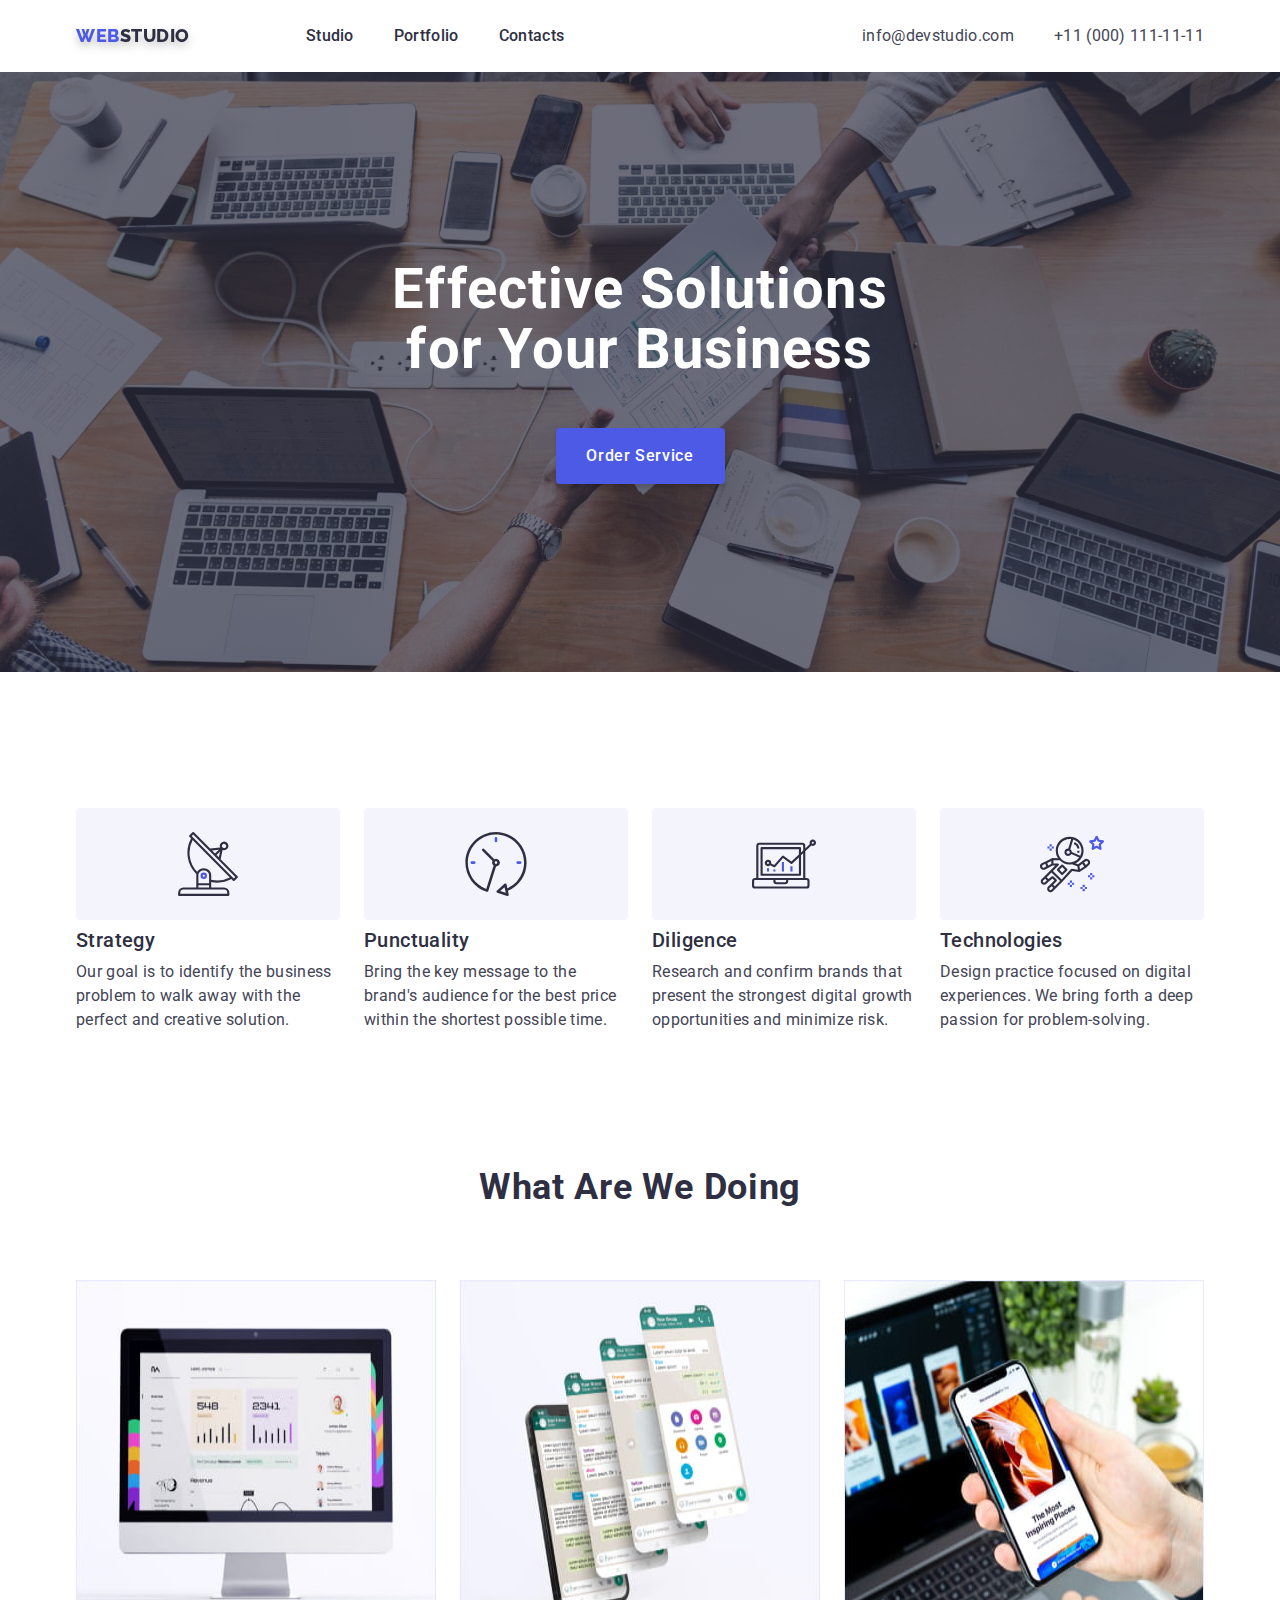
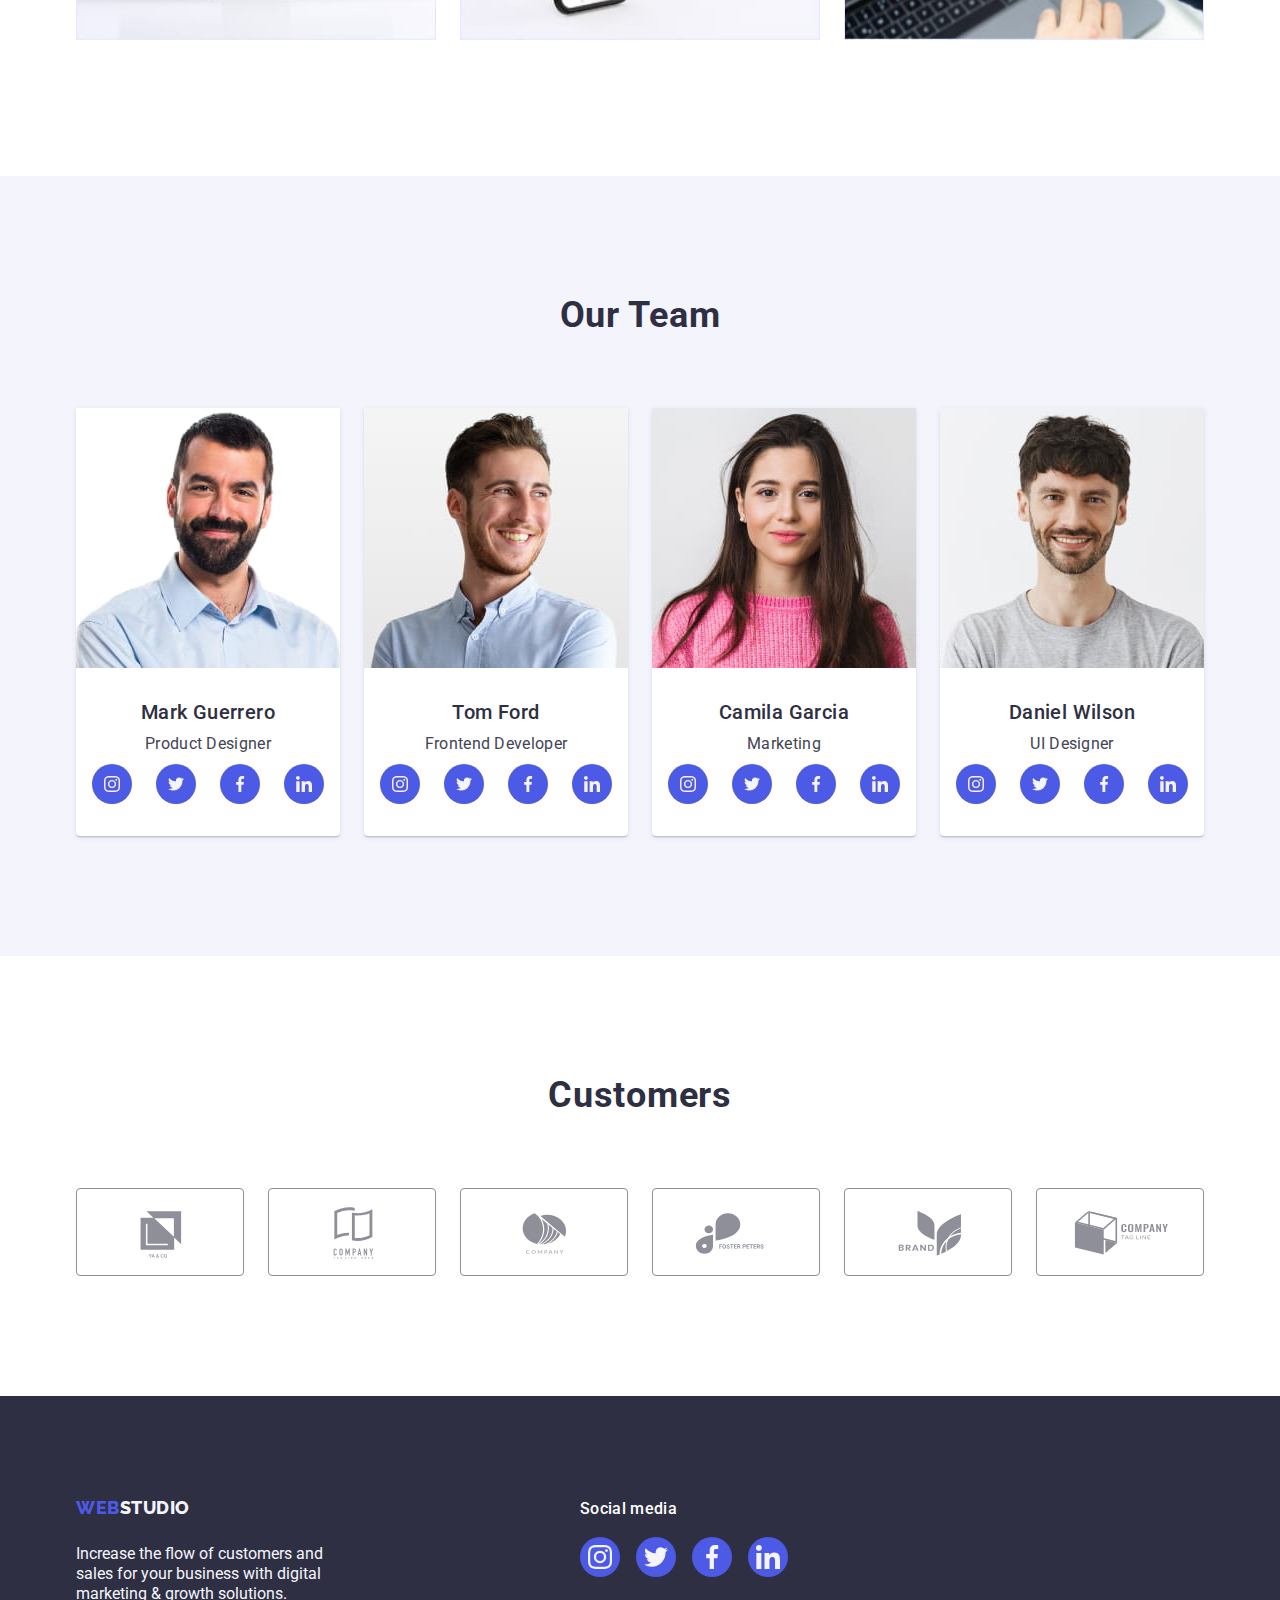
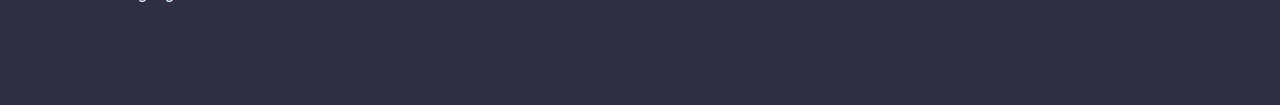
<file: index.html>
<!DOCTYPE html>
<html lang="en">
  <head>
    <meta charset="UTF-8" />
    <meta http-equiv="X-UA-Compatible" content="IE=edge" />
    <meta name="viewport" content="width=device-width, initial-scale=1.0" />
    <title>Web studio</title>
    <link rel="preconnect" href="https://fonts.googleapis.com" />
    <link rel="preconnect" href="https://fonts.gstatic.com" crossorigin />
    <link
      href="https://fonts.googleapis.com/css2?family=Raleway:wght@800&family=Roboto:wght@400;500;700;900&display=swap"
      rel="stylesheet"
    />
    <link
      rel="stylesheet"
      href="https://cdnjs.cloudflare.com/ajax/libs/modern-normalize/1.0.0/modern-normalize.min.css"
    />
    <link rel="stylesheet" href="./css/styles.css" />
  </head>
  <body>
    <!--header section-->
    <header class="heder">
      <div class="container heder-flex">
        <nav class="heder-nav">
          <a class="heder-logo link" href="./index.html"
            >Web<span class="heder-logo-color">Studio</span></a
          >
          <ul class="heder-list list">
            <li class="heder-item">
              <a class="heder-link link" href="./index.html">Studio</a>
            </li>
            <li class="heder-item">
              <a class="heder-link link" href="./portfolio.html">Portfolio</a>
            </li>
            <li class="heder-item">
              <a class="heder-link link" href="">Contacts</a>
            </li>
          </ul>
        </nav>
        <address class="heder-nav-contakt">
          <ul class="heder-contakt-lisk list">
            <li class="heder-contakt-item">
              <a
                class="heder-contakt-linc link"
                href="mailto:info@devstudio.com"
                >info@devstudio.com</a
              >
            </li>
            <li class="heder-contakt-item">
              <a class="heder-contakt-linc link" href="tel:+110001111111"
                >+11 (000) 111-11-11</a
              >
            </li>
          </ul>
        </address>
      </div>
    </header>
    <!--hero section-->
    <main>
      <section class="hero">
        <div class="hero-background">
        
          <div class="container">
            <h1 class="nero-title">Effective Solutions for Your Business</h1>
            <button class="nero-btn btn" type="button">Order Service</button>
          </div>
       
        </div>
    </section>

      <!--feature menu-->
      <section class="feature">
        <div class="container">
          <h2 hidden class="feature-title">Our Methodology</h2>
          <ul class="feature-lisk list">
            <li class="feature-item">
              <div class="container-svg">
                <svg class="feature-svg" width="64" height="64">
                  <use href="./images/icons.svg#icon-antenna"></use>
                </svg>
              </div>
              <h3 class="feature-item-title">Strategy</h3>
              <p class="feature-text">
                Our goal is to identify the business problem to walk away with
                the perfect and creative solution.
              </p>
            </li>
            <li class="feature-item">
              <div class="container-svg">
                <svg class="feature-svg" width="64" height="64">
                  <use href="./images/icons.svg#icon-clock"></use>
                </svg>
              </div>
              <h3 class="feature-item-title">Punctuality</h3>
              <p class="feature-text">
                Bring the key message to the brand's audience for the best price
                within the shortest possible time.
              </p>
            </li>
            <li class="feature-item">
              <div class="container-svg">
                <svg class="feature-svg" width="64" height="64">
                  <use href="./images/icons.svg#icon-diagram"></use>
                </svg>
              </div>
              <h3 class="feature-item-title">Diligence</h3>
              <p class="feature-text">
                Research and confirm brands that present the strongest digital
                growth opportunities and minimize risk.
              </p>
            </li>
            <li class="feature-item">
              <div class="container-svg">
                <svg class="feature-svg" width="64" height="64">
                  <use href="./images/icons.svg#icon-astronaut"></use>
                </svg>
              </div>
              <h3 class="feature-item-title">Technologies</h3>
              <p class="feature-text">
                Design practice focused on digital experiences. We bring forth a
                deep passion for problem-solving.
              </p>
            </li>
          </ul>
        </div>
      </section>

      <!--blok photo-->
      <section class="blok-photo">
        <div class="container">
          <h2 class="blok-photo-title">What are we doing</h2>
          <ul class="blok-photo-lisk list">
            <li class="blok-photo-item">
              <img
                class="blok-photo-img"
                src="./images/blok-photo/img-1.jpg"
                width="360"
                height="360"
                alt="monitor/with/graph"
              />
            </li>
            <li class="blok-photo-item">
              <img
                class="blok-photo-img"
                src="./images/blok-photo/img-2.jpg"
                width="360"
                height="360"
                alt="iphone/with/side/messenger"
              />
            </li>
            <li class="blok-photo-item">
              <img
                class="blok-photo-img"
                src="./images/blok-photo/img-3.jpg"
                width="360"
                height="360"
                alt="iPhone/in/hand/on/the/background/of/a/macbook"
              />
            </li>
          </ul>
        </div>
      </section>

      <!--team section-->
      <section class="team-section">
        <div class="container">
          <h2 class="team-section-title">Our Team</h2>
          <ul class="team-section-lisk list">
            <li class="team-section-item">
              <img
                class="team-section-avatar"
                src="./images/team-section/Mark-Guerrero.jpg"
                alt="Mark Guerrero"
                width="264"
                height="260"
              />
              <div class="cont-name">
                <h3 class="team-section-name">Mark Guerrero</h3>
                <p class="team-section-text">Product Designer</p>
                <ul class="socials list">
                  <li class="socials-item">
                    <a
                      class="socials-link"
                      href=""
                      target="_blank"
                      rel="noopener noreferrer"
                      aria-label="instagram icon"
                    >
                      <svg class="socials-icon" width="16" height="16">
                        <use href="./images/icons.svg#icon-instagram"></use>
                      </svg>
                    </a>
                  </li>
                  <li class="socials-item">
                    <a
                      class="socials-link"
                      href=""
                      target="_blank"
                      rel="noopener noreferrer"
                      aria-label="icon twitter"
                    >
                      <svg class="socials-icon" width="16" height="16">
                        <use href="./images/icons.svg#icon-twitter"></use>
                      </svg>
                    </a>
                  </li>
                  <li class="socials-item">
                    <a
                      class="socials-link"
                      href=""
                      target="_blank"
                      rel="noopener noreferrer"
                      aria-label="icon facebook"
                    >
                      <svg class="socials-icon" width="16" height="16">
                        <use href="./images/icons.svg#icon-facebook"></use>
                      </svg>
                    </a>
                  </li>
                  <li class="socials-item">
                    <a
                      class="socials-link"
                      href=""
                      target="_blank"
                      rel="noopener noreferrer"
                      aria-label="icon linkedin"
                    >
                      <svg class="socials-icon" width="16" height="16">
                        <use href="./images/icons.svg#icon-linkedin"></use>
                      </svg>
                    </a>
                  </li>
                </ul>
              </div>
            </li>
            <li class="team-section-item">
              <img
                class="team-section-avatar"
                src="./images/team-section/Tom-Ford.jpg"
                alt="Tom Ford.jpg"
                width="264"
                height="260"
              />
              <div class="cont-name">
                <h3 class="team-section-name">Tom Ford</h3>
                <p class="team-section-text">Frontend Developer</p>
                <ul class="socials list">
                  <li class="socials-item">
                    <a
                      class="socials-link"
                      href=""
                      target="_blank"
                      rel="noopener noreferrer"
                      aria-label="instagram icon"
                    >
                      <svg class="socials-icon" width="16" height="16">
                        <use href="./images/icons.svg#icon-instagram"></use>
                      </svg>
                    </a>
                  </li>
                  <li class="socials-item">
                    <a
                      class="socials-link"
                      href=""
                      target="_blank"
                      rel="noopener noreferrer"
                      aria-label="icon twitter"
                    >
                      <svg class="socials-icon" width="16" height="16">
                        <use href="./images/icons.svg#icon-twitter"></use>
                      </svg>
                    </a>
                  </li>
                  <li class="socials-item">
                    <a
                      class="socials-link"
                      href=""
                      target="_blank"
                      rel="noopener noreferrer"
                      aria-label="icon facebook"
                    >
                      <svg class="socials-icon" width="16" height="16">
                        <use href="./images/icons.svg#icon-facebook"></use>
                      </svg>
                    </a>
                  </li>
                  <li class="socials-item">
                    <a
                      class="socials-link"
                      href=""
                      target="_blank"
                      rel="noopener noreferrer"
                      aria-label="icon linkedin"
                    >
                      <svg class="socials-icon" width="16" height="16">
                        <use href="./images/icons.svg#icon-linkedin"></use>
                      </svg>
                    </a>
                  </li>
                </ul>
              </div>
            </li>
            <li class="team-section-item">
              <img
                class="team-section-avatar"
                src="./images/team-section/Camila-Garcia.jpg"
                alt="Camila Garcia"
                width="264"
                height="260"
              />
              <div class="cont-name">
                <h3 class="team-section-name">Camila Garcia</h3>
                <p class="team-section-text">Marketing</p>
                <ul class="socials list">
                  <li class="socials-item">
                    <a
                      class="socials-link"
                      href=""
                      target="_blank"
                      rel="noopener noreferrer"
                      aria-label="instagram icon"
                    >
                      <svg class="socials-icon" width="16" height="16">
                        <use href="./images/icons.svg#icon-instagram"></use>
                      </svg>
                    </a>
                  </li>
                  <li class="socials-item">
                    <a
                      class="socials-link"
                      href=""
                      target="_blank"
                      rel="noopener noreferrer"
                      aria-label="icon twitter"
                    >
                      <svg class="socials-icon" width="16" height="16">
                        <use href="./images/icons.svg#icon-twitter"></use>
                      </svg>
                    </a>
                  </li>
                  <li class="socials-item">
                    <a
                      class="socials-link"
                      href=""
                      target="_blank"
                      rel="noopener noreferrer"
                      aria-label="icon facebook"
                    >
                      <svg class="socials-icon" width="16" height="16">
                        <use href="./images/icons.svg#icon-facebook"></use>
                      </svg>
                    </a>
                  </li>
                  <li class="socials-item">
                    <a
                      class="socials-link"
                      href=""
                      target="_blank"
                      rel="noopener noreferrer"
                      aria-label="icon linkedin"
                    >
                      <svg class="socials-icon" width="16" height="16">
                        <use href="./images/icons.svg#icon-linkedin"></use>
                      </svg>
                    </a>
                  </li>
                </ul>
              </div>
            </li>
            <li class="team-section-item">
              <img
                class="team-section-avatar"
                src="./images/team-section/Daniel-Wilson.jpg"
                alt="Daniel Wilson"
                width="264"
                height="260"
              />
              <div class="cont-name">
                <h3 class="team-section-name">Daniel Wilson</h3>
                <p class="team-section-text">UI Designer</p>
                <ul class="socials list">
                  <li class="socials-item">
                    <a
                      class="socials-link"
                      href=""
                      target="_blank"
                      rel="noopener noreferrer"
                      aria-label="instagram icon"
                    >
                      <svg class="socials-icon" width="16" height="16">
                        <use href="./images/icons.svg#icon-instagram"></use>
                      </svg>
                    </a>
                  </li>
                  <li class="socials-item">
                    <a
                      class="socials-link"
                      href=""
                      target="_blank"
                      rel="noopener noreferrer"
                      aria-label="icon twitter"
                    >
                      <svg class="socials-icon" width="16" height="16">
                        <use href="./images/icons.svg#icon-twitter"></use>
                      </svg>
                    </a>
                  </li>
                  <li class="socials-item">
                    <a
                      class="socials-link"
                      href=""
                      target="_blank"
                      rel="noopener noreferrer"
                      aria-label="icon facebook"
                    >
                      <svg class="socials-icon" width="16" height="16">
                        <use href="./images/icons.svg#icon-facebook"></use>
                      </svg>
                    </a>
                  </li>
                  <li class="socials-item">
                    <a
                      class="socials-link"
                      href=""
                      target="_blank"
                      rel="noopener noreferrer"
                      aria-label="icon linkedin"
                    >
                      <svg class="socials-icon" width="16" height="16">
                        <use href="./images/icons.svg#icon-linkedin"></use>
                      </svg>
                    </a>
                  </li>
                </ul>
              </div>
            </li>
          </ul>
        </div>
      </section>
      <!--Customers-->
      <section class="customers ">
        <div class="customers-container container">
          <h2 class="customers-title">Customers</h2>

          <ul class="customers-socials list">
            <li class="customers-socials-item">
              <a
                class="customers-socials-link"
                href=""
                target="_blank"
                rel="noopener noreferrer"
                aria-label="logo YA&CO"
              >
                <svg class="customers-socials-icon" width="104" height="56">
                  <use href="./images/icons.svg#icon-Logo"></use>
                </svg>
              </a>
            </li>
            <li class="customers-socials-item">
              <a
                class="customers-socials-link"
                href=""
                target="_blank"
                rel="noopener noreferrer"
                aria-label="logo TAGLINE HERE"
              >
                <svg class="customers-socials-icon" width="104" height="56">
                  <use href="./images/icons.svg#icon-Logo-1"></use>
                </svg>
              </a>
            </li>
            <li class="customers-socials-item">
              <a
                class="customers-socials-link"
                href=""
                target="_blank"
                rel="noopener noreferrer"
                aria-label="logo Company"
              >
                <svg class="customers-socials-icon" width="104" height="56">
                  <use href="./images/icons.svg#icon-Logo-2"></use>
                </svg>
              </a>
            </li>
            <li class="customers-socials-item">
              <a
                class="customers-socials-link"
                href=""
                target="_blank"
                rel="noopener noreferrer"
                aria-label="logo FOSTER PETERS"
              >
                <svg class="customers-socials-icon" width="104" height="56">
                  <use href="./images/icons.svg#icon-Logo-3"></use>
                </svg>
              </a>
            </li>
            <li class="customers-socials-item">
              <a
                class="customers-socials-link"
                href=""
                target="_blank"
                rel="noopener noreferrer"
                aria-label="logo BRAND"
              >
                <svg class="customers-socials-icon" width="104" height="56">
                  <use href="./images/icons.svg#icon-Logo-4"></use>
                </svg>
              </a>
            </li>
            <li class="customers-socials-item">
              <a
                class="customers-socials-link"
                href=""
                target="_blank"
                rel="noopener noreferrer"
                aria-label="logo TAG LINE"
              >
                <svg class="customers-socials-icon" width="104" height="56">
                  <use href="./images/icons.svg#icon-Logo-5"></use>
                </svg>
              </a>
            </li>
          </ul>
        </div>
      </section>
    </main>
    <!--tfooter-->
    <footer class="footer">
      <div class="container footer-list">
        <div class="footer-cont-logo">
          <a class="footer-logo link" href="./index.html"
            >Web<span class="footer-logo-color">Studio</span></a
          >
          <p class="footer-text">
            Increase the flow of customers and sales for your business with
            digital marketing & growth solutions.
          </p>
        </div>
        <div class="tfooter-social-blok">
          <p class="tfooter-social">Social media</p>
          <ul class="tfooter-socials list">
            <li class="tfooter-socials-item">
              <a
                class="tfooter-socials-link"
                href=""
                target="_blank"
                rel="noopener noreferrer"
                aria-label="instagram icon"
              >
                <svg class="tfooter-socials-icon" width="24" height="24">
                  <use href="./images/icons.svg#icon-instagram"></use>
                </svg>
              </a>
            </li>
            <li class="tfooter-socials-item">
              <a
                class="tfooter-socials-link"
                href=""
                target="_blank"
                rel="noopener noreferrer"
                aria-label="icon twitter"
              >
                <svg class="tfooter-socials-icon" width="24" height="24">
                  <use href="./images/icons.svg#icon-twitter"></use>
                </svg>
              </a>
            </li>
            <li class="tfooter-socials-item">
              <a
                class="tfooter-socials-link"
                href=""
                target="_blank"
                rel="noopener noreferrer"
                aria-label="icon facebook"
              >
                <svg class="tfooter-socials-icon" width="24" height="24">
                  <use href="./images/icons.svg#icon-facebook"></use>
                </svg>
              </a>
            </li>
            <li class="tfooter-socials-item">
              <a
                class="tfooter-socials-link"
                href=""
                target="_blank"
                rel="noopener noreferrer"
                aria-label="icon linkedin"
              >
                <svg class="tfooter-socials-icon" width="24" height="24">
                  <use href="./images/icons.svg#icon-linkedin"></use>
                </svg>
              </a>
            </li>
          </ul>
        </div>
      </div>
    </footer>
  </body>
</html>
</file>
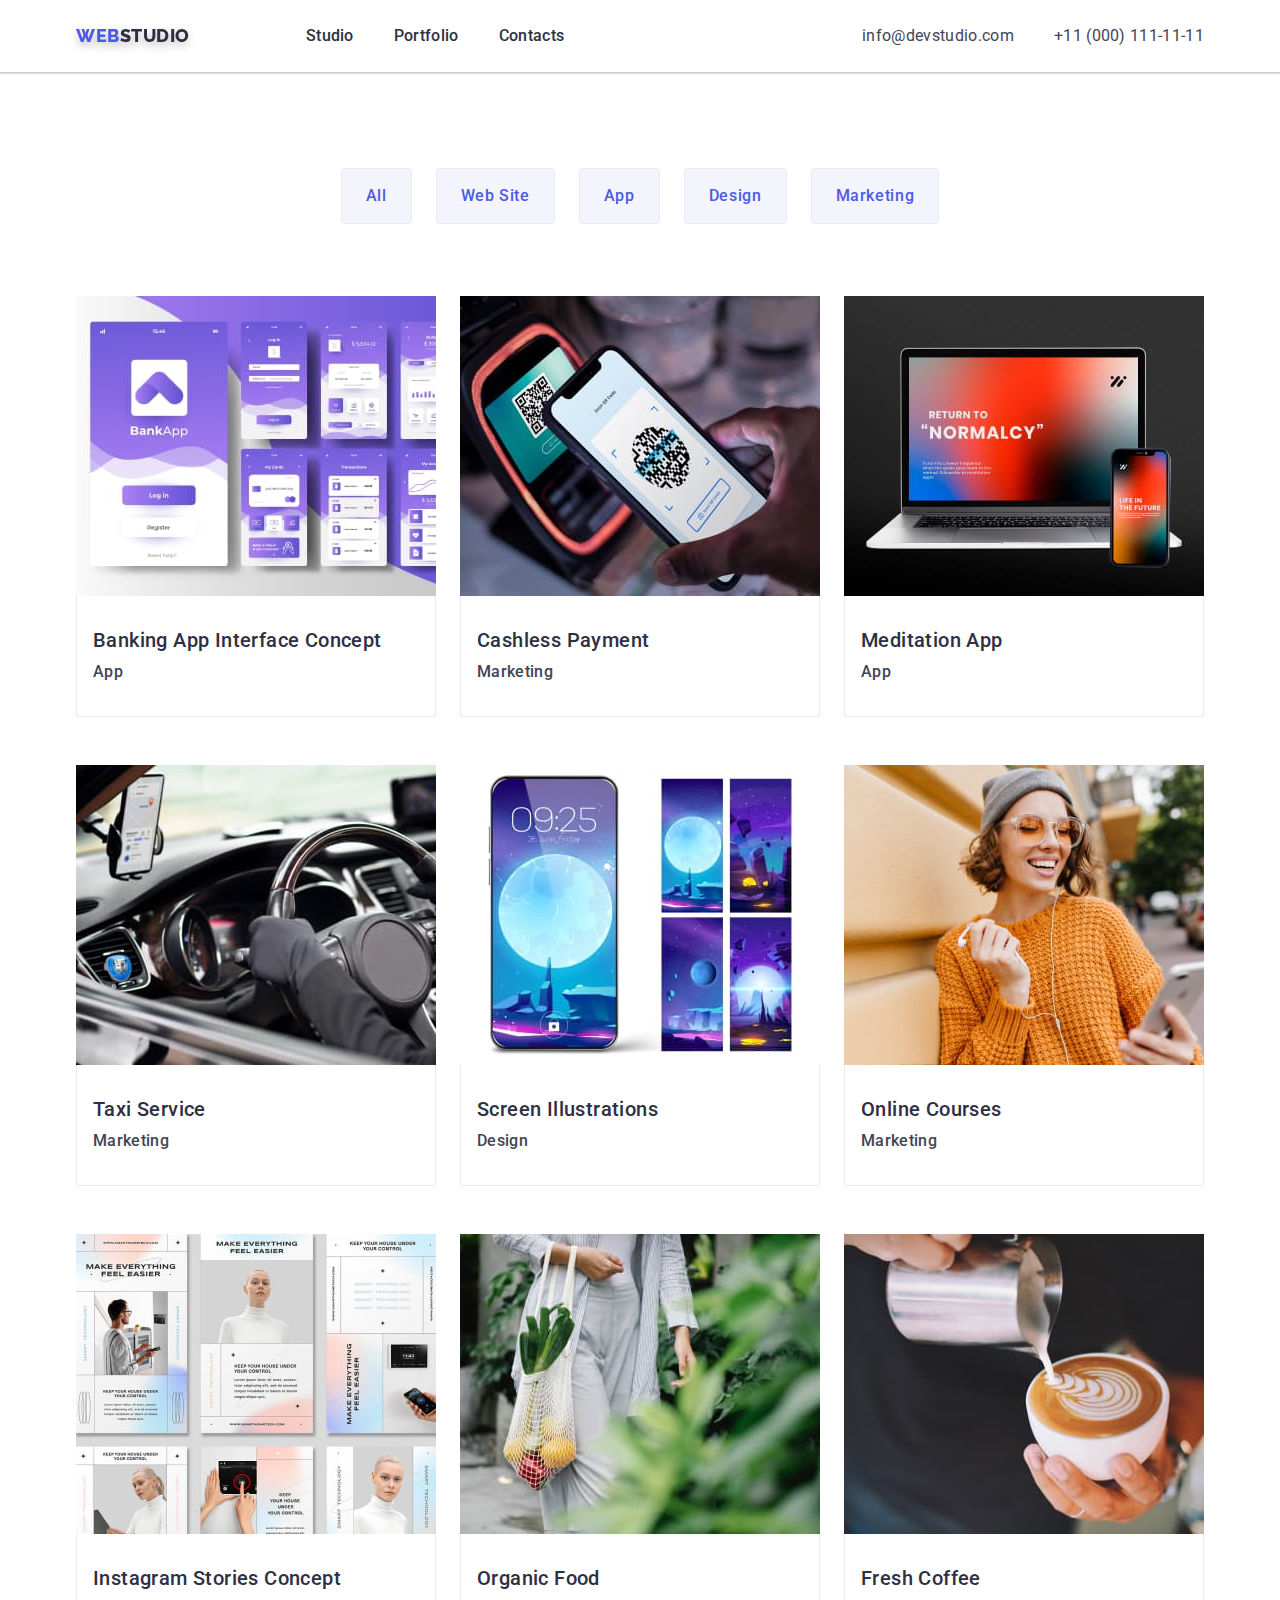
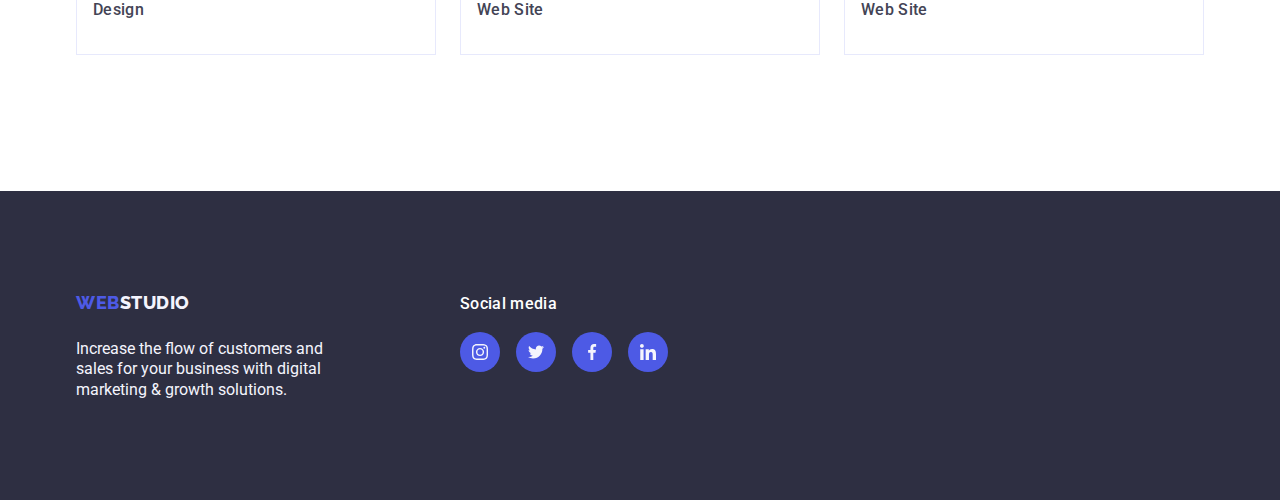
<file: portfolio.html>
<!DOCTYPE html>
<html lang="en">
  <head>
    <meta charset="UTF-8" />
    <meta http-equiv="X-UA-Compatible" content="IE=edge" />
    <meta name="viewport" content="width=device-width, initial-scale=1.0" />
    <title>Web studio</title>
    <link rel="preconnect" href="https://fonts.googleapis.com" />
    <link rel="preconnect" href="https://fonts.gstatic.com" crossorigin />
    <link
      href="https://fonts.googleapis.com/css2?family=Raleway:wght@800&family=Roboto:wght@400;500;700;900&display=swap"
      rel="stylesheet"
    />
    <link
      rel="stylesheet"
      href="https://cdnjs.cloudflare.com/ajax/libs/modern-normalize/1.0.0/modern-normalize.min.css"
    />
    <link rel="stylesheet" href="./css/styles.css" />
  </head>
  <body>
    <!--header section-->
    <header class="heder">
      <div class="container heder-flex">
        <nav class="heder-nav">
          <a class="heder-logo link" href="./index.html"
            >Web<span class="heder-logo-color">Studio</span></a
          >
          <ul class="heder-list list">
            <li class="heder-item">
              <a class="heder-link link" href="./index.html">Studio</a>
            </li>
            <li class="heder-item">
              <a class="heder-link link" href="./portfolio.html">Portfolio</a>
            </li>
            <li class="heder-item">
              <a class="heder-link link" href="">Contacts</a>
            </li>
          </ul>
        </nav>
        <address class="heder-nav-contakt">
          <ul class="heder-contakt-lisk list">
            <li class="heder-contakt-item">
              <a
                class="heder-contakt-linc link"
                href="mailto:info@devstudio.com"
                >info@devstudio.com</a
              >
            </li>
            <li class="heder-contakt-item">
              <a class="heder-contakt-linc link" href="tel:+110001111111"
                >+11 (000) 111-11-11</a
              >
            </li>
          </ul>
        </address>
      </div>
    </header>
    <!--control-->
    <main>
      <section class="gallery">
        <div class="container">
          <h1 hidden>portfolio</h1>
          <ul class="control-list list">
            <li class="control-item">
              <button class="control-btn btn-port" type="button">All</button>
            </li>
            <li class="control-item">
              <button class="control-btn btn-port" type="button">
                Web Site
              </button>
            </li>
            <li class="control-item">
              <button class="control-btn btn-port" type="button">App</button>
            </li>
            <li class="control-item">
              <button class="control-btn btn-port" type="button">Design</button>
            </li>
            <li class="control-item">
              <button class="control-btn btn-port" type="button">
                Marketing
              </button>
            </li>
          </ul>
          <!--gallery-->
          <ul class="gallery-lisk list">
            <li class="gallery-item gallery-hover">
              <a class="gallery-link link " href="">
                <img
                  class="gallery-item-img"
                  src="./images/portfolio/banking-app.jpg"
                  alt="banking application interface"
                  width="360"
                  height="300"
                />
                <div class="cont-link">
                  <h2 class="gallery-item-title">
                    Banking App Interface Concept
                  </h2>
                  <p class="gallery-item-text">App</p>
                </div>
              </a>
            </li>
            <li class="gallery-item gallery-hover">
              <a class="gallery-link link" href="">
                <img
                  class="gallery-item-img"
                  src="./images/portfolio/cashless-payment.jpg"
                  alt="pay pass payment"
                  width="360"
                  height="300"
                />
                <div class="cont-link">
                  <h2 class="gallery-item-title">Cashless Payment</h2>
                  <p class="gallery-item-text">Marketing</p>
                </div>
              </a>
            </li>
            <li class="gallery-item gallery-hover">
              <a class="gallery-link link" href="">
                <img
                  class="gallery-item-img"
                  src="./images/portfolio/meditation-app.jpg"
                  alt="macbook+iphone"
                  width="360"
                  height="300"
                />
                <div class="cont-link">
                  <h2 class="gallery-item-title">Meditation App</h2>
                  <p class="gallery-item-text">App</p>
                </div>
              </a>
            </li>
            <li class="gallery-item gallery-hover">
              <a class="gallery-link link" href="">
                <img
                  class="gallery-item-img"
                  src="./images/portfolio/taxi-service.jpg"
                  alt="steering wheel in the car"
                  width="360"
                  height="300"
                />
                <div class="cont-link">
                  <h2 class="gallery-item-title">Taxi Service</h2>
                  <p class="gallery-item-text">Marketing</p>
                </div>
              </a>
            </li>
            <li class="gallery-item gallery-hover">
              <a class="gallery-link link" href="">
                <img
                  class="gallery-item-img"
                  src="./images/portfolio/screen-lllustrations.jpg"
                  alt="illustration of iphone moon"
                  width="360"
                  height="300"
                />
                <div class="cont-link">
                  <h2 class="gallery-item-title">Screen Illustrations</h2>
                  <p class="gallery-item-text">Design</p>
                </div>
              </a>
            </li>
            <li class="gallery-item gallery-hover">
              <a class="gallery-link link" href="">
                <img
                  class="gallery-item-img"
                  src="./images/portfolio/online-courses.jpg"
                  alt="girl orange sweater"
                  width="360"
                  height="300"
                />
                <div class="cont-link">
                  <h2 class="gallery-item-title">Online Courses</h2>
                  <p class="gallery-item-text">Marketing</p>
                </div>
              </a>
            </li>
            <li class="gallery-item gallery-hover">
              <a class="gallery-link link" href="">
                <img
                  class="gallery-item-img"
                  src="./images/portfolio/instagram-storiesc-oncept.jpg"
                  alt="smart home app"
                  width="360"
                  height="300"
                />
                <div class="cont-link">
                  <h2 class="gallery-item-title">Instagram Stories Concept</h2>
                  <p class="gallery-item-text">Design</p>
                </div>
              </a>
            </li>
            <li class="gallery-item gallery-hover">
              <a class="gallery-link link" href="">
                <img
                  class="gallery-item-img"
                  src="./images/portfolio/organic-food.jpg"
                  alt="string bag of vegetables"
                  width="360"
                  height="300"
                />
                <div class="cont-link">
                  <h2 class="gallery-item-title">Organic Food</h2>
                  <p class="gallery-item-text">Web Site</p>
                </div>
              </a>
            </li>
            <li class="gallery-item gallery-hover">
              <a class="gallery-link link" href="">
                <img
                  class="gallery-item-img"
                  src="./images/portfolio/fresh-coffee.jpg"
                  alt="cappuccino"
                  width="360"
                  height="300"
                />
                <div class="cont-link">
                  <h2 class="gallery-item-title">Fresh Coffee</h2>
                  <p class="gallery-item-text">Web Site</p>
                </div>
              </a>
            </li>
          </ul>
        </div>
      </section>
    </main>

    <!--footer-->
    <footer class="footer">
      <div class="container footer-list">
        <div class="">
          <a class="footer-logo link" href="./index.html"
            >Web<span class="footer-logo-color">Studio</span></a
          >
          <p class="footer-text">
            Increase the flow of customers and sales for your business with
            digital marketing & growth solutions.
          </p>
        </div>
        <div class="tfooter-social-blok">
          <span class="tfooter-social">Social media</span>
          <ul class="tfooter-socials list">
            <li class="tfooter-socials-item">
              <a
                class="tfooter-socials-link"
                href=""
                target="_blank"
                rel="noopener noreferrer"
                aria-label="instagram icon"
              >
                <svg class="tfooter-socials-icon" width="16" height="16">
                  <use href="./images/icons.svg#icon-instagram"></use>
                </svg>
              </a>
            </li>
            <li class="tfooter-socials-item">
              <a
                class="tfooter-socials-link"
                href=""
                target="_blank"
                rel="noopener noreferrer"
                aria-label="icon twitter"
              >
                <svg class="tfooter-socials-icon" width="16" height="16">
                  <use href="./images/icons.svg#icon-twitter"></use>
                </svg>
              </a>
            </li>
            <li class="tfooter-socials-item">
              <a
                class="tfooter-socials-link"
                href=""
                target="_blank"
                rel="noopener noreferrer"
                aria-label="icon facebook"
              >
                <svg class="tfooter-socials-icon" width="16" height="16">
                  <use href="./images/icons.svg#icon-facebook"></use>
                </svg>
              </a>
            </li>
            <li class="tfooter-socials-item">
              <a
                class="tfooter-socials-link"
                href=""
                target="_blank"
                rel="noopener noreferrer"
                aria-label="icon linkedin"
              >
                <svg class="tfooter-socials-icon" width="16" height="16">
                  <use href="./images/icons.svg#icon-linkedin"></use>
                </svg>
              </a>
            </li>
          </ul>
        </div>
      </div>
    </footer>
  </body>
</html>
</file>
<file: css/styles.css>
*,
*::before,
*::after {
  box-sizing: border-box;
}

h1,
h2,
h3,
h4,
h5,
h6,
p {
  margin: 0;
}
img {
  display: block;
}
:root {
  --iris: #4d5ae5;
  --ocean: #404bbf;
  --navy-blue: #2e2f42;
  --grеen: #31d0aa;
  --slate: #434455;
  --light-slate: #8e8f99;
  --cornflower: #e7e9fc;
  --cloud: #f4f4fd;
  --navy-blue-modal: #434455;
  --grey: #2e2f42;
  --white: #ffffff;
  --dairy: #fcfcfc;
}

body {
  font-family: "Roboto", sans-serif;
  line-height: 1.28;
  font-weight: 400;
  font-style: normal;
  text-decoration: none;
  text-transform: none;
  margin: 0;

  color: var(--navy-blue-modal);
  background-color: var(--white);
}
/**
  |============================
  | base stylse
  |============================
*/
.container {
  width: 1158px;
  margin: 0 auto;
  padding: 0 15px;
}

.list {
  list-style: none;
}

.link {
  text-decoration: none;
}
.link:hover,
:focus {
  color: var(--ocean);
}
.link:focus {
  color: var(--ocean);
}

.btn:hover,
.btn:focus {
  background-color: var(--ocean);
}
.bth {
  cursor: pointer;
}
.btn-port:hover,
.btn-port:focus {
  border: 1px solid transparent;
  box-shadow: 0px 3px 1px rgba(0, 0, 0, 0.1), 0px 2px 1px rgba(0, 0, 0, 0.08),
    0px 2px 2px rgba(0, 0, 0, 0.12);
}
.control-btn:hover {
  color: var(--white);
  background-color: var(--ocean);
}

.control-btn:focus {
  color: var(--white);
}
ul {
  padding-left: 0;
}
.gallery-hover:hover,
.gallery-hover:focus {
  box-shadow: 0px 1px 6px rgba(46, 47, 66, 0.08),
    0px 1px 1px rgba(46, 47, 66, 0.16), 0px 2px 1px rgba(46, 47, 66, 0.08);
}
/**socials*/

.socials {
  display: flex;
  align-items: center;
  justify-content: center;
  gap: 24px;
}
.socials-icon {
  display: flex;
  justify-content: center;
  justify-content: center;

  width: 16px;
  height: 16px;

  background-color: var(--iris);
  color: var(--white);
  fill: var(--cloud);
}

.socials-link {
  display: flex;
  justify-content: center;
  align-items: center;
  width: 40px;
  height: 40px;
  border-radius: 50%;
  background-color: var(--iris);
  fill: var(--white);
}
.socials-link:hover .socials-icon {
  background-color: var(--ocean);
}
.socials-link:focus {
  background-color: var(--ocean);
}
.socials-link:hover {
  background-color: var(--ocean);
}

/**
  |============================
  | heder
  |============================
*/

.heder {
  display: block;
  box-shadow: 0px 2px 1px rgba(46, 47, 66, 0.08),
    0px 1px 1px rgba(46, 47, 66, 0.16), 0px 1px 6px rgba(46, 47, 66, 0.08);
}
.heder-flex {
  display: flex;
}
.heder-nav {
  display: flex;
  align-items: center;
  gap: 40px;

  font-family: "Roboto";
  font-style: 400;
  font-size: 16px;
  line-height: 1, 5;
}
.heder-logo {
  color: var(--iris);

  font-size: 18px;
  font-family: "Raleway", sans-serif;
  font-weight: 800;
  font-style: normal;
  line-height: 1.17;
  letter-spacing: 0.03em;
  text-decoration: none;
  text-transform: uppercase;
  margin-right: 76px;
  filter: drop-shadow(0px 4px 4px rgba(0, 0, 0, 0.25));
}
.heder-logo-color {
  color: var(--navy-blue);
}
.heder-logo {
  display: inline-block;
}
.heder-list {
  display: flex;
  gap: 40px;
  margin-bottom: 24px;
  margin-top: 24px;
}

.heder-link {
  padding-top: 24px;
  padding-bottom: 24px;

  font-size: 16px;
  line-height: 1.5;
  font-weight: 500;
  font-style: normal;
  letter-spacing: 0.02em;
  color: var(--navy-blue);
}
.heder-nav-contakt {
  margin-left: auto;
  display: flex;
  align-items: center;
  justify-content: center;
}

.heder-contakt-lisk {
  display: flex;
  align-items: center;
  justify-content: center;
  gap: 40px;
}

.heder-contakt-linc {
  font-style: normal;
  font-size: 16px;
  line-height: 1.5;
  font-weight: 400;
  letter-spacing: 0.02em;
  color: var(--slate);
}

/**
  |============================
  | hero
  |============================
*/
.hero {
  max-width: 1440px;
  min-height: 600px;
  margin-left: auto;
  margin-right: auto;

  background-image: linear-gradient(
      rgba(46, 47, 66, 0.7),
      rgba(46, 47, 66, 0.7)
    ),
    url("../images/hero/hero-background.jpg");
  background-repeat: no-repeat;
  background-position: center;
  background-size: cover;
}
.hero-background {
  display: block;
  color: var(--white);
  padding: 188px 0;
  margin-bottom: 10px;
}

.nero-title {
  margin: auto;
  max-width: 496px;
  font-size: 56px;
  font-weight: 700;
  line-height: 1.07;
  letter-spacing: 0.02em;
  text-decoration: none;
  text-transform: none;
  text-align: center;
  padding-bottom: 48px;
}

.nero-btn {
  display: block;
  color: #ffffff;
  background-color: var(--iris);
  min-width: 169px;

  font-family: "Roboto", sans-serif;
  font-weight: 500;
  font-size: 16px;
  line-height: 1.5;
  letter-spacing: 0.04em;
  border: none;
  border-radius: 4px;

  cursor: pointer;
  text-align: center;
  margin: auto;
  height: 56px;
  padding: 0 15px;
  padding-top: 10px;
  padding-bottom: 10px;

  box-shadow: 0px 4px 4px rgba(0, 0, 0, 0.15);
}
.botton-padding {
}
/**
  |============================
  | feature
  |============================
*/
.feature {
  padding: 120px 0;
}

.feature-lisk {
  display: flex;
  align-items: center;
  gap: 24px;
}

.feature-item-title {
  color: var(--navy-blue);
  font-size: 20px;
  font-weight: 500;
  line-height: 1.2;
  letter-spacing: 0.02em;
  margin-bottom: 8px;
}
.feature-item {
  width: calc((100% - 72px) / 4);
}
.feature-text {
  color: var(--slate);

  font-size: 16px;
  line-height: 1.5;
  letter-spacing: 0.02em;
}
.feature-svg {
  display: flex;
  align-items: center;
  justify-content: center;
}
.container-svg {
  display: flex;
  align-items: center;
  justify-content: center;
  background: var(--cloud);
  border-radius: 4px;
  padding-top: 24px;
  padding-bottom: 24px;
  margin-bottom: 8px;
}
/**
  |============================
  | blok-photo
  |============================
*/
.blok-photo {
  display: block;
  margin: 0 auto;
  padding-bottom: 120px;
}
.blok-photo-title {
  margin: 0 auto;
  font-size: 36px;
  font-weight: 700;
  line-height: 1.11;
  letter-spacing: 0.02em;
  text-transform: capitalize;
  text-align: center;

  color: var(--grey);

  margin-bottom: 72px;
}
.blok-photo-lisk {
  display: flex;
  gap: 24px;
}

/**
  |============================
  | team-section
  |============================
*/
.team-section {
  background-color: var(--cloud);
  padding-top: 120px;
  padding-bottom: 120px;
}
.team-section-title {
  font-size: 36px;
  font-weight: 700;
  line-height: 1.11;
  letter-spacing: 0.02em;
  text-transform: capitalize;
  text-align: center;

  margin-bottom: 72px;

  color: var(--grey);
}
.team-section-lisk {
  display: flex;
  align-items: center;
  justify-content: center;
  gap: 24px;

  margin: 0;
}
.team-section-item {
  background-color: var(--white);
  border-radius: 0px 0px 4px 4px;
  box-shadow: 0px 1px 6px rgba(46, 47, 66, 0.08),
    0px 1px 1px rgba(46, 47, 66, 0.16), 0px 2px 1px rgba(46, 47, 66, 0.08);
}

.team-section-name {
  text-align: center;
  font-size: 20px;
  font-weight: 500;
  line-height: 1.2;
  letter-spacing: 0.02em;
  color: var(--grey);

  margin-bottom: 8px;
}
.team-section-text {
  color: var(--slate);
  line-height: 1.5;
  letter-spacing: 0.02em;

  text-align: center;
  margin-bottom: 8px;
}
.cont-name {
  padding: 32px 0;
}
/**
  |============================
  | Customers
  |============================
*/

.customers {
  padding-top: 120px;
  padding-bottom: 120px;
}
.customers-container {
}
.customers-title {
  font-size: 36px;
  line-height: 1.1;
  color: var(--grey);
  text-align: center;
  letter-spacing: 0.02em;
  text-transform: capitalize;

  margin-bottom: 72px;
}
.customers-svg {
  margin-bottom: 120px;
}
.customers-socials {
  display: flex;
  align-items: center;
  justify-content: center;
  gap: 24px;
  margin: 0;
}

.customers {
  display: flex;
  align-items: center;
  justify-content: center;
}
.customers-socials-link {
  display: flex;
  align-items: center;
  justify-content: center;

  width: 100%;
  height: 100%;

  border: solid 1px var(--light-slate);
  border-radius: 4px;
  padding: 16px 32px;

  color: var(--light-slate);
  fill: var(--light-slate);
}
.customers-socials-link:hover .customers-socials-icon {
  fill: var(--ocean);
}
.customers-socials-link:focus .customers-socials-icon {
  fill: var(--ocean);
  background-color: var(--ocean);
}

.customers-socials-link:hover {
  color: var(--ocean);
  border-color: var(--ocean);
}
.customers-socials-link:focus {
  color: var(--ocean);
  border-color: var(--ocean);
}

.customers-socials-icon {
  fill: currentColor;
}

.customers-socials-item {
  width: calc((100% - 120px) / 6);
  height: 88px;
}
.customers-socials-link:hover {
  border: solid 1px var(--ocean);
}

/**
  |============================
  | footer
  |============================
*/
.footer-list {
  display: flex;
  align-items: baseline;
}
.footer {
  background-color: var(--navy-blue);
  color: var(--cloud);
  padding: 100px 0;
}
.footer-cont-logo {
  margin-right: 120px;
}

.footer-logo {
  color: var(--iris);
  font-size: 18px;
  font-family: "Raleway", sans-serif;
  font-weight: 800;
  font-style: normal;
  line-height: 1.17;
  letter-spacing: 0.03em;
  text-decoration: none;
  text-transform: uppercase;
  display: inline-block;
  margin-bottom: 16px;
}
.footer-logo-color {
  color: var(--cloud);
  font-size: 18px;
  font-family: "Raleway", sans-serif;
  font-weight: 800;
  font-style: normal;
  line-height: 24px;
  letter-spacing: 0.03em;
  text-decoration: none;
  text-transform: uppercase;
}
.footer-text {
  display: block;
  width: 264px;
  padding-top: 8px;
}
.tfooter-social {
  font-family: "Roboto";
  font-style: normal;
  font-weight: 500;
  font-size: 16px;
  line-height: 1.5;
  letter-spacing: 0.02em;
  color: var(--white);
  margin-bottom: 16px;
}
.tfooter-social-blok {
  padding-left: 120px;
}
.tfooter-social-list {
  display: flex;
}

.tfooter-socials {
  display: flex;
  align-items: center;
  justify-content: center;
  gap: 16px;
}

.tfooter-socials-link {
  display: flex;
  justify-content: center;
  align-items: center;
  width: 40px;
  height: 40px;
  border-radius: 50%;
  background-color: var(--iris);
  fill: var(--white);
}
.tfooter-socials-icon {
  display: flex;
  justify-content: center;
  justify-content: center;

  background-color: var(--iris);
  fill: var(--cloud);
}
.tfooter-socials-link:hover .tfooter-socials-icon {
  background-color: var(--grеen);
}
.tfooter-socials-link:focus {
  background-color: var(--grеen);
}
.tfooter-socials-link:hover {
  background-color: var(--grеen);
}

/**
  |============================
  | control
  |============================
*/
.control-list {
  margin-top: 0;
  margin-bottom: 72px;
  display: flex;
  align-items: center;
  justify-content: center;

  gap: 24px;
}

/**
  |============================
  | portfolio gallery
  |============================
*/
.gallery {
  color: var(--navy-blue-modal);

  padding: 96px 0 120px;
}
.gallery-title {
  font-size: 36px;
  font-weight: 700;
  line-height: 1.1;
  letter-spacing: 0.02em;
  text-transform: capitalize;
}
.gallery-list {
  list-style: none;
}

.control-btn {
  border-radius: 4px;
  cursor: pointer;
  text-align: center;
  margin: auto;
  max-width: 169px;
  height: 56px;
  padding: 0 24px;
  padding-top: 12px;
  padding-bottom: 12px;
  border: 1px solid var(--cornflower);

  font-family: "Roboto", sans-serif;
  font-weight: 500;
  font-size: 16px;
  line-height: 1.5;
  letter-spacing: 0.04em;

  color: var(--iris);
  background-color: var(--cloud);
}
.cont-link {
  display: block;
  padding: 32px 16px;
  border: 1px solid var(--cornflower);
  border-top: none;
}

.gallery-lisk {
  display: flex;
  flex-wrap: wrap;
  gap: 24px;
  row-gap: 48px;
}
.gallery-link {
  display: block;
  cursor: pointer;

  font-family: "Roboto", sans-serif;
  font-weight: 500;
  font-size: 16px;
  line-height: 1.5;
  letter-spacing: 0.04em;

  color: var(--iris);

}
.gallery-link:hover {
  box-shadow: 0px 1px 6px rgba(46, 47, 66, 0.08),
    0px 1px 1px rgba(46, 47, 66, 0.16), 0px 2px 1px rgba(46, 47, 66, 0.08);
}
.gallery-link:focus {
  box-shadow: 0px 1px 6px rgba(46, 47, 66, 0.08),
    0px 1px 1px rgba(46, 47, 66, 0.16), 0px 2px 1px rgba(46, 47, 66, 0.08);
}

.gallery-item-title {
  margin-bottom: 8px;

  font-weight: 500;
  font-size: 20px;
  line-height: 1.2;
  letter-spacing: 0.02em;

  color: var(--grey);
}
.gallery-item-text {
  line-height: 1.5;
  letter-spacing: 0.02em;

  color: var(--navy-blue-modal);
}
</file>
